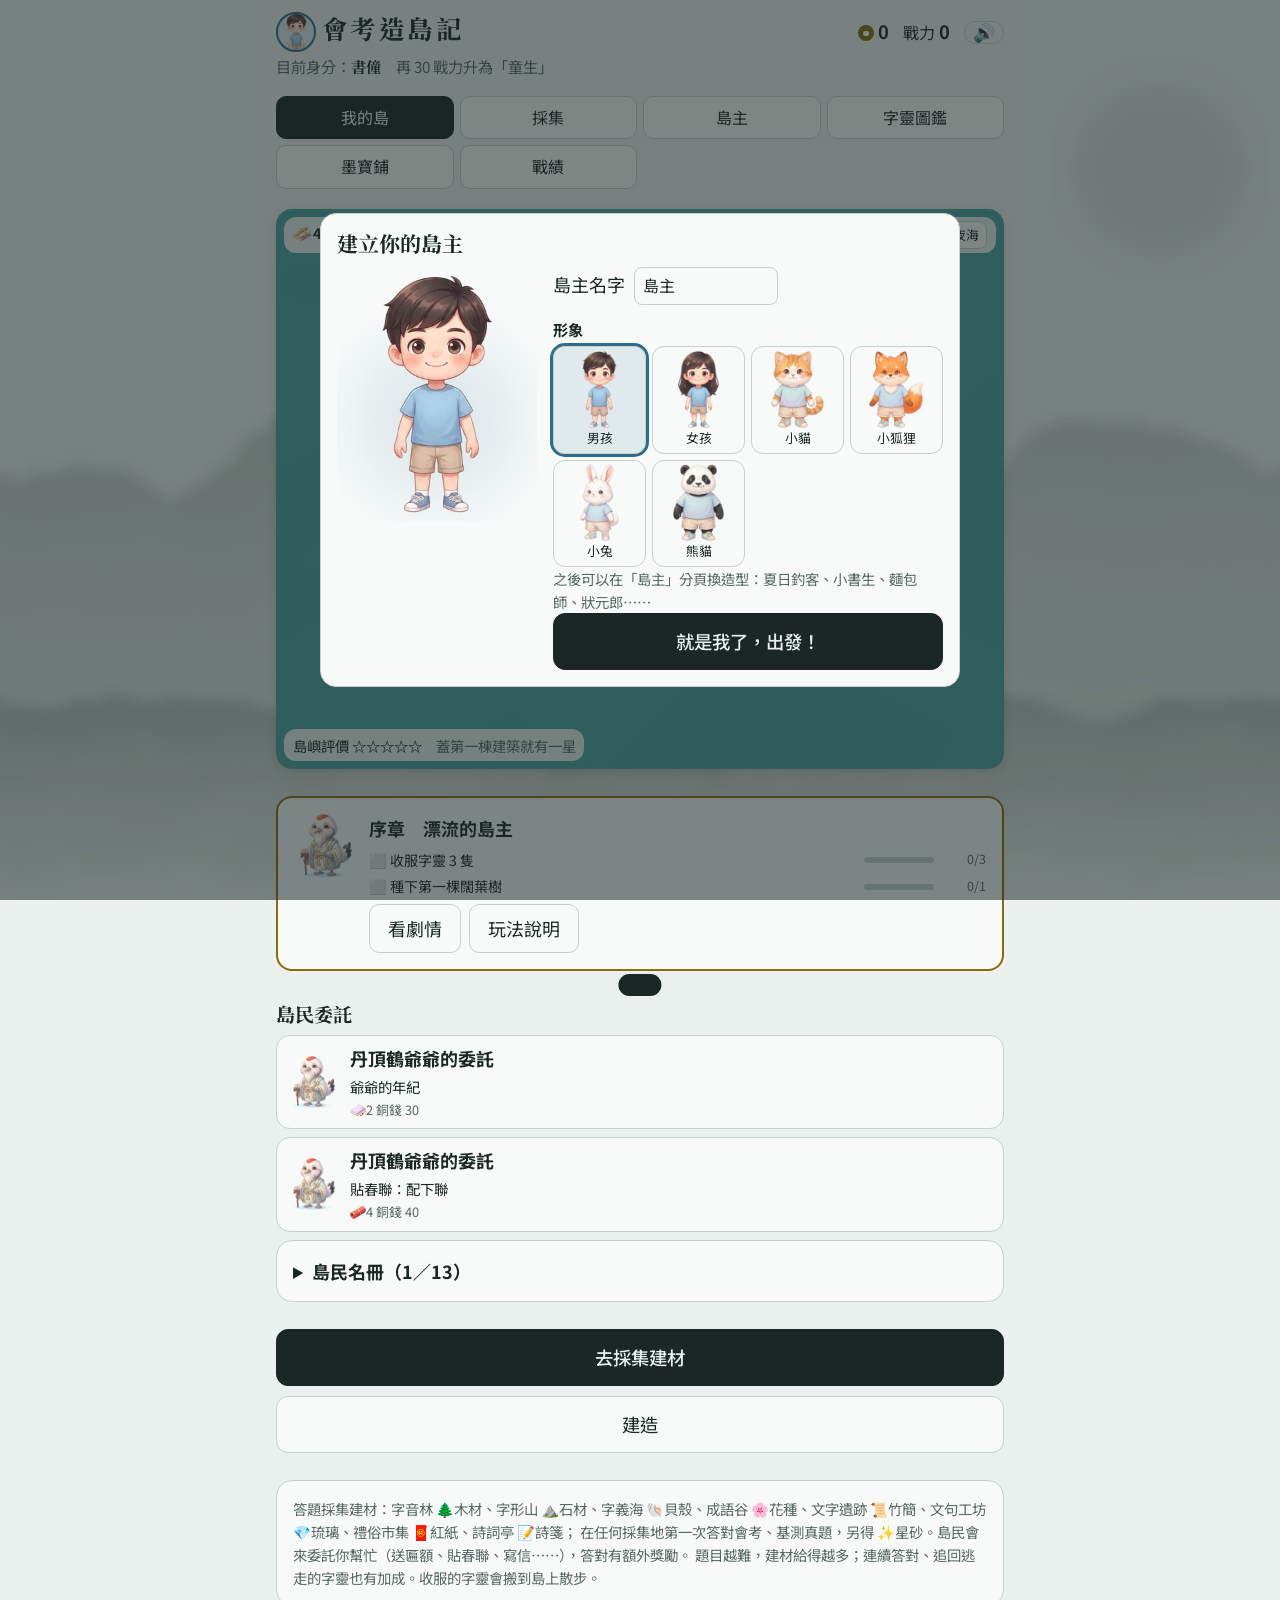
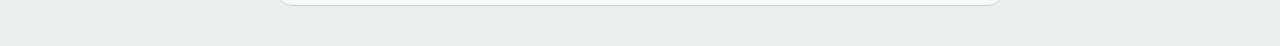
<file: index.html>
<!doctype html>
<html lang="zh-Hant">
<head>
<meta charset="utf-8">
<meta name="viewport" content="width=device-width, initial-scale=1, viewport-fit=cover">
<title>會考造島記</title>
<link rel="preconnect" href="https://fonts.googleapis.com">
<link rel="preconnect" href="https://fonts.gstatic.com" crossorigin>
<link href="https://fonts.googleapis.com/css2?family=Noto+Sans+TC:wght@400;500;700&family=Noto+Serif+TC:wght@600;700;900&display=swap" rel="stylesheet">
<link rel="stylesheet" href="css/style.css?v=22">
</head>
<body>
<header class="top">
  <h1><button class="av-mini" id="av-mini" title="島主衣櫥" onclick="HKGame.go('avatar')"></button>會考造島記</h1>
  <div class="purse">
    <span title="銅錢"><i class="coin"></i><b id="coins">0</b></span>
    <span title="戰力">戰力 <b id="power">0</b></span>
    <button class="ghost music-btn" id="music-btn" onclick="HKMusic.toggle()" title="關閉音樂">🔊</button>
  </div>
</header>
<p class="rank" id="rank"></p>

<nav class="tabs" role="tablist">
  <button data-tab="island" class="cur">我的島</button>
  <button data-tab="hunt">採集</button>
  <button data-tab="avatar">島主</button>
  <button data-tab="dex">字靈圖鑑</button>
  <button data-tab="shop">墨寶鋪</button>
  <button data-tab="me">戰績</button>
</nav>

<main>
  <!-- 人工島 -->
  <section id="v-island" class="view">
    <div class="island-wrap">
      <div id="island-3d"></div>
      <div class="is-top">
        <div class="is-mats" id="is-mats"></div>
        <div class="is-theme" id="is-theme"></div>
      </div>
      <div class="is-rate" id="is-rate"></div>
      <div class="hidden" id="is-panel">
        <p class="small" id="is-hint"></p>
        <div class="pal-cats" id="is-cats"></div>
        <div class="palette" id="is-palette"></div>
      </div>
    </div>
    <div id="is-story"></div>
    <div class="quests" id="is-quests"></div>
    <div class="row is-actions">
      <button class="primary wide" id="is-go">去採集建材</button>
      <button class="wide" id="is-build">建造</button>
    </div>
    <div class="card small muted">
      答題採集建材：字音林 🌲木材、字形山 ⛰️石材、字義海 🐚貝殼、成語谷 🌸花種、文字遺跡 📜竹簡、文句工坊 💎琉璃、禮俗市集 🧧紅紙、詩詞亭 📝詩箋；
      在任何採集地第一次答對會考、基測真題，另得 ✨星砂。島民會來委託你幫忙（送匾額、貼春聯、寫信……），答對有額外獎勵。
      題目越難，建材給得越多；連續答對、追回逃走的字靈也有加成。收服的字靈會搬到島上散步。
    </div>
  </section>

  <!-- 採集：選獵場 -->
  <section id="v-hunt" class="view hidden">
    <img class="hero" src="assets/hero.webp" alt="" onerror="this.remove()">
    
    <div class="card intro">
      <p>每次採集會遇到 <b>10 隻字靈</b>。答對就收服，帶回建材和銅錢；答錯牠就逃走，記進「逃走名單」，之後可以回頭追捕。</p>
      <div class="legend" id="legend"></div>
    </div>
    <h2 class="sec">選採集地</h2>
    <div class="grounds" id="grounds"></div>
    <div class="card filters">
      <label>出題來源
        <select id="f-tier"></select>
      </label>
      <label class="chk"><input type="checkbox" id="f-new" checked> 優先遇見還沒收服的字靈</label>
    </div>
  </section>

  <!-- 遭遇 -->
  <section id="v-enc" class="view hidden">
    <div class="encbar">
      <span id="enc-count"></span>
      <span id="enc-combo" class="combo"></span>
      <button id="enc-quit" class="ghost">結束採集</button>
    </div>
    <div class="spirit-stage" id="stage">
      <div class="ring"></div>
      <div class="spirit-box"><img class="spirit-img hidden" id="sp-img" alt="" onerror="this.classList.add('hidden')"></div>
      <div class="glyph" id="glyph"></div>
      <div class="seal" id="seal">收</div>
      <div class="spirit-meta">
        <span id="sp-rarity" class="r"></span>
        <span id="sp-kind" class="kindtag"></span>
      </div>
    </div>
    <div class="card qcard">
      <div class="qhead"><span class="src" id="q-src"></span><span id="q-multi" class="tag multi hidden">多選</span></div>
      <div class="stem" id="q-stem"></div>
      <div class="opts" id="q-opts"></div>
      <div class="tools" id="q-tools">
        <button id="use-mirror" title="照妖鏡：去掉一個錯誤選項">照妖鏡 ×<b id="n-mirror">0</b></button>
        <button id="use-charm" title="定身符：答錯時字靈不會逃走，可再答一次">定身符 ×<b id="n-charm">0</b></button>
        <button id="q-submit" class="primary hidden">送出</button>
      </div>
      <div id="q-result" class="hidden">
        <p class="verdict" id="q-verdict"></p>
        <div class="exp" id="q-exp"></div>
        <button id="q-next" class="primary wide">下一隻</button>
      </div>
    </div>
  </section>

  <!-- 結算 -->
  <section id="v-sum" class="view hidden">
    <div class="card center">
      <h2>採集結束</h2>
      <p class="big" id="sum-line"></p>
      <div class="sumgrid" id="sum-grid"></div>
      <div id="sum-badges"></div>
      <div class="row">
        <button class="primary wide" id="sum-again">再採集一次</button>
        <button class="wide" id="sum-escaped">追捕逃走的字靈</button>
      </div>
    </div>
    <div id="sum-list" class="review"></div>
  </section>

  <!-- 島主衣櫥 -->
  <section id="v-avatar" class="view hidden">
    <div class="card"><h2 class="sec" style="margin-top:0">島主衣櫥</h2><div id="av-box"></div></div>
  </section>

  <!-- 圖鑑 -->
  <section id="v-dex" class="view hidden">
    <div class="card">
      <div class="dexstat" id="dex-stat"></div>
      <div class="row wrap">
        <select id="d-kind"><option value="">全部類別</option><option>字音</option><option>字形</option><option>字義</option><option>成語</option><option>六書</option><option>字體書法</option><option>標點</option><option>語法</option><option>語病詞語</option><option>應用文</option><option>文化常識</option></select>
        <select id="d-tier"></select>
        <select id="d-show"><option value="all">全部</option><option value="got">已收服</option><option value="esc">逃走名單</option></select>
      </div>
    </div>
    <p class="muted small">集滿同一年的會考或基測真題，就得到該年印記（戰力 +20）。</p>
    <div class="badges" id="badges"></div>
    <div class="dex" id="dex"></div>
  </section>

  <!-- 商店 -->
  <section id="v-shop" class="view hidden">
    <div class="card"><p>用銅錢換道具或升級。道具在答題時使用。</p></div>
    <div class="shop" id="shop"></div>
  </section>

  <!-- 戰績 -->
  <section id="v-me" class="view hidden">
    <div class="card" id="me-card"></div>
    <div class="card">
      <h3>存檔</h3>
      <p class="muted">進度存在這台裝置的瀏覽器裡。換裝置或清除瀏覽資料前，先複製存檔碼。</p>
      <div class="row wrap">
        <button id="save-copy">複製存檔碼</button>
        <button id="save-load">貼上存檔碼還原</button>
        <button id="save-reset" class="danger">全部重來</button>
      </div>
    </div>
    <div class="card muted small" id="credits"></div>
  </section>
</main>

<!-- 劇情對話 -->
<div class="story hidden" id="story">
  <div class="story-box" id="story-box">
    <div class="story-face" id="story-face"></div>
    <div class="story-talk"><b id="story-name"></b><p id="story-text"></p></div>
    <span class="story-next" id="story-next">▼</span>
  </div>
  <button class="story-skip" id="story-skip">跳過 ▶▶</button>
</div>
<!-- Boss 戰 -->
<div class="boss hidden" id="boss">
  <div class="card boss-card">
    <div class="boss-top"><b id="boss-name"></b><span id="boss-hearts"></span><button class="ghost" id="boss-quit">撤退</button></div>
    <div class="boss-img" id="boss-img"></div>
    <div class="boss-hp" id="boss-hp"></div>
    <div class="stem" id="boss-stem"></div>
    <div class="opts" id="boss-opts"></div>
    <div id="boss-exp"></div>
    <button class="primary wide hidden" id="boss-go">下一題</button>
  </div>
</div>
<div class="toast" id="toast"></div>
<div class="modal hidden" id="modal"><div class="card mbody" id="mbody"></div></div>
<script type="importmap">
{ "imports": { "three": "./js/vendor/three/three.module.min.js",
               "three/addons/": "./js/vendor/three/addons/" } }
</script>
<script src="js/music.js?v=2"></script>
<script src="js/avatar.js?v=8"></script>
<script src="js/game.js?v=18"></script>
<script src="js/story.js?v=14"></script>
<script type="module" src="js/island.js?v=14"></script>
</body>
</html>
</file>
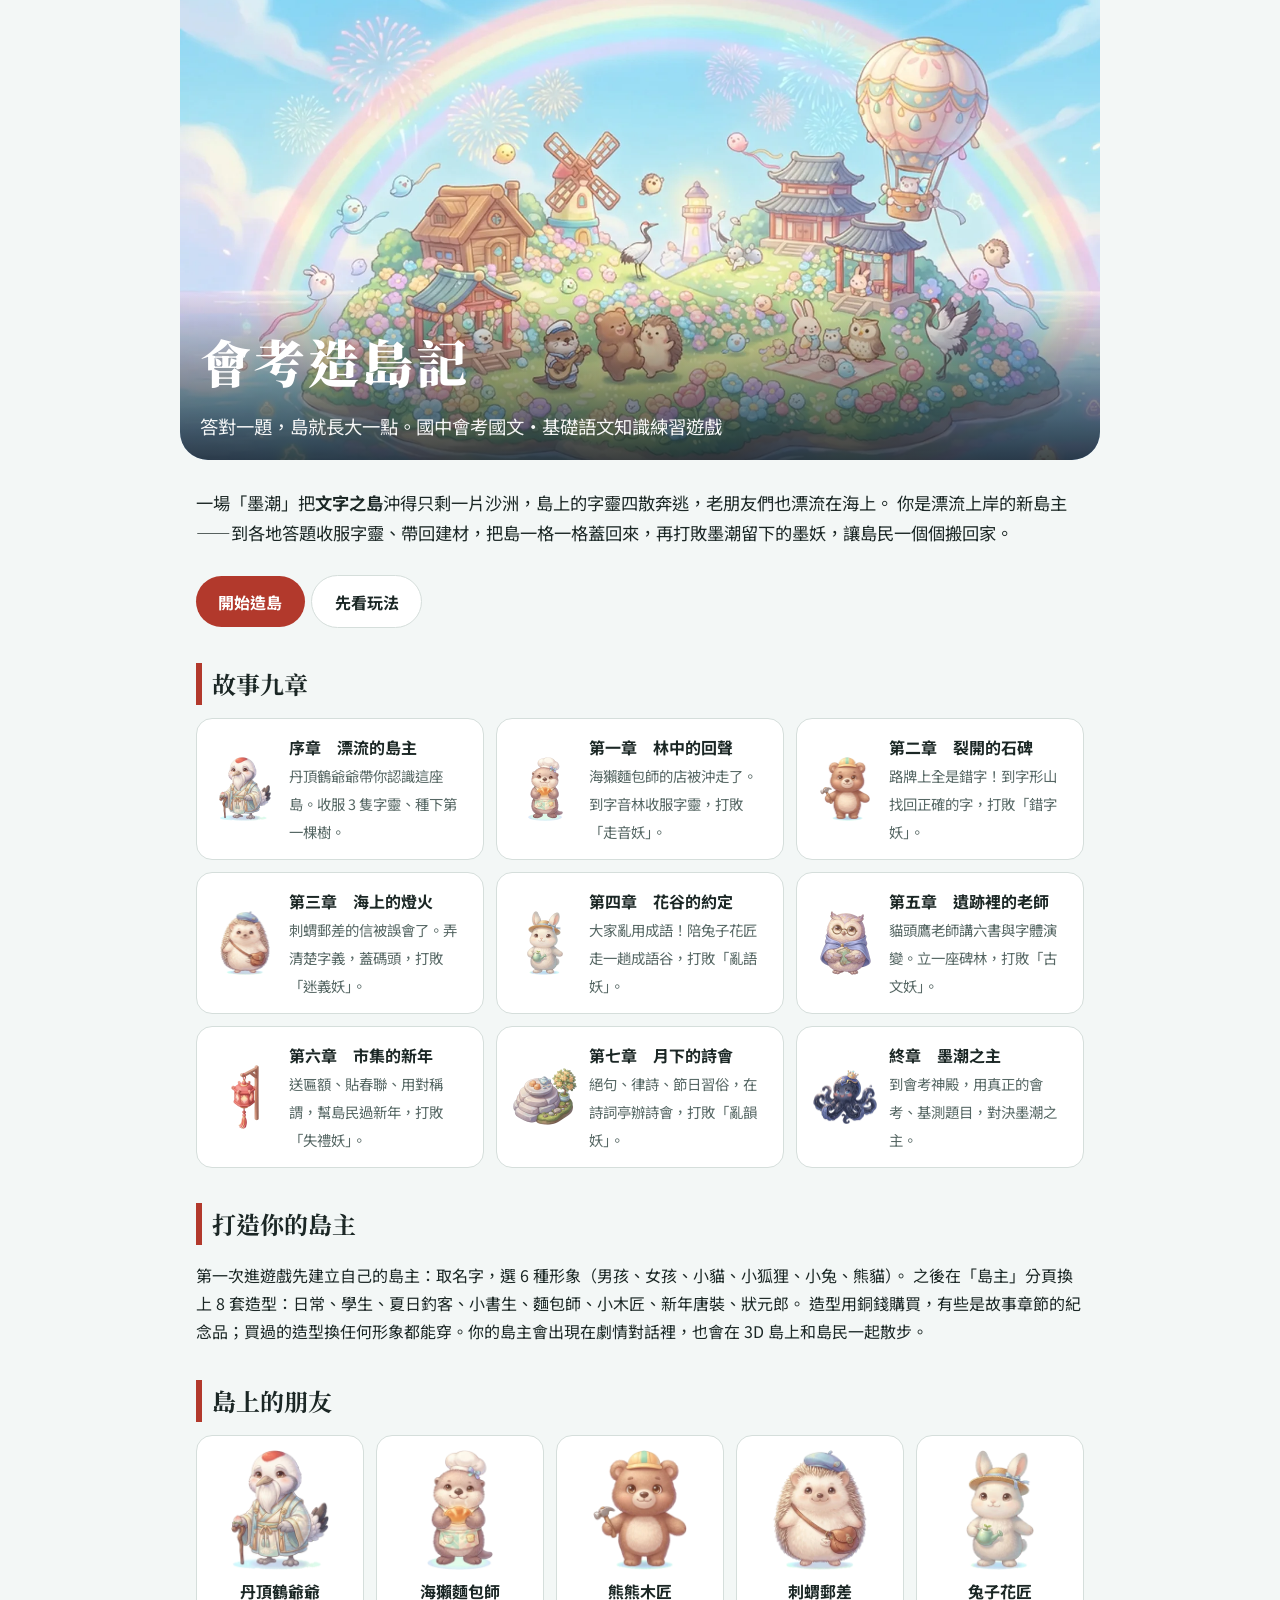
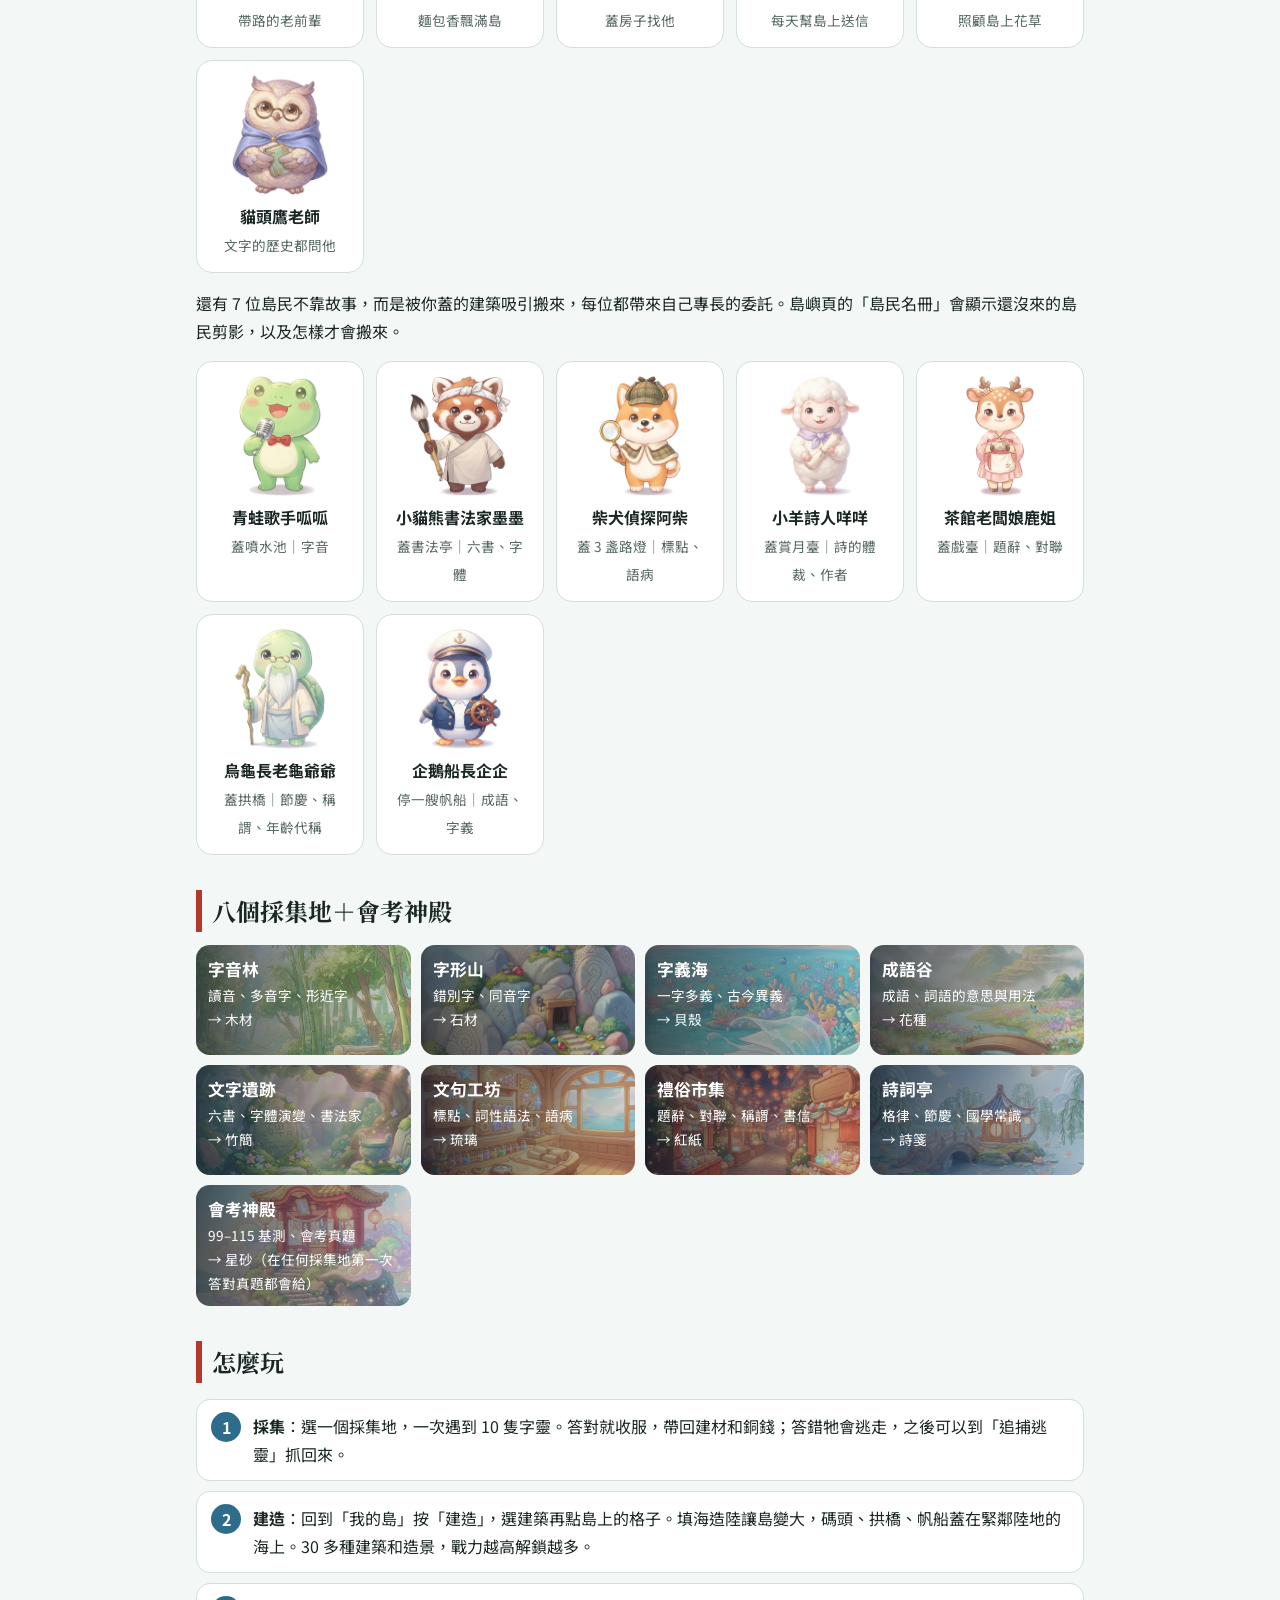
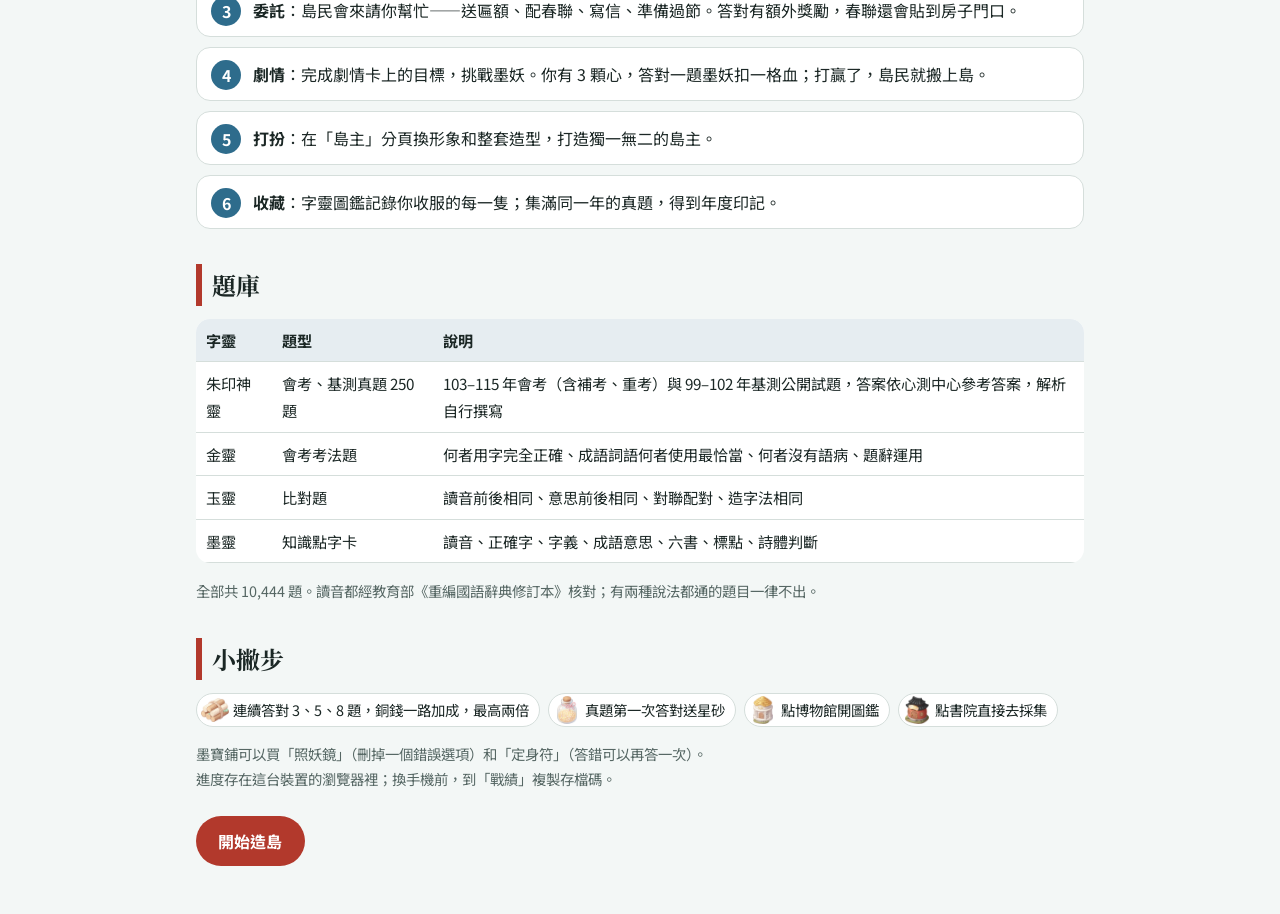
<file: intro.html>
<!doctype html>
<html lang="zh-Hant">
<head>
<meta charset="utf-8">
<meta name="viewport" content="width=device-width, initial-scale=1">
<title>會考造島記・遊戲介紹</title>
<link rel="preconnect" href="https://fonts.googleapis.com">
<link rel="preconnect" href="https://fonts.gstatic.com" crossorigin>
<link href="https://fonts.googleapis.com/css2?family=Noto+Sans+TC:wght@400;500;700&family=Noto+Serif+TC:wght@700;900&display=swap" rel="stylesheet">
<style>
:root{--bg:#F3F7F6; --surface:#FFFFFF; --ink:#1B2725; --muted:#566764; --line:#D5DEDB; --accent:#2E6C8C; --warm:#B2392C; --gold:#8C6A0E}
@media (prefers-color-scheme: dark){:root:not([data-theme="light"]){--bg:#0E1615; --surface:#16201E; --ink:#E3EBE9; --muted:#97A8A4; --line:#2A3835; --accent:#5DA5C9; --warm:#E8705F; --gold:#DDB349}}
:root[data-theme="dark"]{--bg:#0E1615; --surface:#16201E; --ink:#E3EBE9; --muted:#97A8A4; --line:#2A3835; --accent:#5DA5C9; --warm:#E8705F; --gold:#DDB349}
*{box-sizing:border-box}
body{margin:0; background:var(--bg); color:var(--ink); font-family:"Noto Sans TC",system-ui,sans-serif; line-height:1.75}
.wrap{max-width:920px; margin:0 auto; padding:0 16px 48px}
.hero{position:relative; border-radius:0 0 28px 28px; overflow:hidden; margin:0 -16px 28px}
.hero img{display:block; width:100%; aspect-ratio:16/8; object-fit:cover}
.hero .t{position:absolute; inset:auto 0 0 0; padding:24px 20px 18px; background:linear-gradient(transparent, rgba(10,20,30,.78)); color:#fff}
.hero h1{font-family:"Noto Serif TC",serif; font-weight:900; font-size:clamp(2rem,6vw,3.2rem); margin:0; letter-spacing:.06em}
.hero p{margin:.2rem 0 0; font-size:clamp(.95rem,2.6vw,1.15rem); opacity:.95}
h2{font-family:"Noto Serif TC",serif; font-size:1.5rem; margin:2.2rem 0 .8rem; padding-left:.6rem; border-left:6px solid var(--warm)}
.lead{font-size:1.08rem}
.cta{display:inline-block; margin:.6rem .4rem 0 0; padding:.7rem 1.4rem; border-radius:999px; background:var(--warm); color:#fff; text-decoration:none; font-weight:700}
.cta.alt{background:var(--surface); color:var(--ink); border:1px solid var(--line)}
.grid{display:grid; gap:12px; grid-template-columns:repeat(auto-fill,minmax(250px,1fr))}
.card{background:var(--surface); border:1px solid var(--line); border-radius:16px; padding:14px 16px}
.chap{display:flex; gap:12px; align-items:center}
.chap img{width:64px; height:64px; object-fit:contain; flex:none}
.chap b{display:block}
.chap span{font-size:.9rem; color:var(--muted)}
.ppl{display:grid; gap:12px; grid-template-columns:repeat(auto-fill,minmax(140px,1fr)); text-align:center}
.ppl img{width:100%; max-width:120px; aspect-ratio:1; object-fit:contain}
.ppl b{display:block}
.ppl span{font-size:.85rem; color:var(--muted)}
.places{display:grid; gap:10px; grid-template-columns:repeat(auto-fill,minmax(200px,1fr))}
.place{position:relative; border-radius:14px; overflow:hidden; min-height:110px; color:#fff}
.place img{position:absolute; inset:0; width:100%; height:100%; object-fit:cover}
.place div{position:relative; padding:10px 12px; background:linear-gradient(90deg, rgba(10,20,30,.72), rgba(10,20,30,.15)); min-height:110px}
.place b{font-size:1.05rem}
.place span{display:block; font-size:.85rem}
.steps{counter-reset:s; list-style:none; padding:0; display:grid; gap:10px}
.steps li{counter-increment:s; background:var(--surface); border:1px solid var(--line); border-radius:14px; padding:12px 14px 12px 56px; position:relative}
.steps li::before{content:counter(s); position:absolute; left:14px; top:12px; width:30px; height:30px; border-radius:50%; background:var(--accent); color:#fff; display:grid; place-items:center; font-weight:700}
table{width:100%; border-collapse:collapse; background:var(--surface); border-radius:14px; overflow:hidden; font-size:.95rem}
th,td{padding:8px 10px; border-bottom:1px solid var(--line); text-align:left; vertical-align:top}
th{background:color-mix(in srgb, var(--accent) 12%, var(--surface))}
.icons{display:flex; flex-wrap:wrap; gap:8px}
.icons span{display:flex; align-items:center; gap:4px; background:var(--surface); border:1px solid var(--line); border-radius:999px; padding:2px 10px 2px 4px; font-size:.9rem}
.icons img{width:28px; height:28px; object-fit:contain}
.note{color:var(--muted); font-size:.9rem}
.tablewrap{overflow-x:auto}
</style>
</head>
<body>
<div class="wrap">
  <header class="hero">
    <img src="assets/scenes/s_ending.webp" onerror="this.src='assets/hero.webp'" alt="">
    <div class="t"><h1>會考造島記</h1><p>答對一題，島就長大一點。國中會考國文・基礎語文知識練習遊戲</p></div>
  </header>

  <p class="lead">一場「墨潮」把<b>文字之島</b>沖得只剩一片沙洲，島上的字靈四散奔逃，老朋友們也漂流在海上。
  你是漂流上岸的新島主——到各地答題收服字靈、帶回建材，把島一格一格蓋回來，再打敗墨潮留下的墨妖，讓島民一個個搬回家。</p>
  <a class="cta" href="./">開始造島</a><a class="cta alt" href="#how">先看玩法</a>

  <h2>故事九章</h2>
  <div class="grid">
    <div class="card chap"><img src="assets/npc/crane.webp" alt=""><div><b>序章　漂流的島主</b><span>丹頂鶴爺爺帶你認識這座島。收服 3 隻字靈、種下第一棵樹。</span></div></div>
    <div class="card chap"><img src="assets/npc/otter.webp" alt=""><div><b>第一章　林中的回聲</b><span>海獺麵包師的店被沖走了。到字音林收服字靈，打敗「走音妖」。</span></div></div>
    <div class="card chap"><img src="assets/npc/bear.webp" alt=""><div><b>第二章　裂開的石碑</b><span>路牌上全是錯字！到字形山找回正確的字，打敗「錯字妖」。</span></div></div>
    <div class="card chap"><img src="assets/npc/hedgehog.webp" alt=""><div><b>第三章　海上的燈火</b><span>刺蝟郵差的信被誤會了。弄清楚字義，蓋碼頭，打敗「迷義妖」。</span></div></div>
    <div class="card chap"><img src="assets/npc/rabbit.webp" alt=""><div><b>第四章　花谷的約定</b><span>大家亂用成語！陪兔子花匠走一趟成語谷，打敗「亂語妖」。</span></div></div>
    <div class="card chap"><img src="assets/npc/owl.webp" alt=""><div><b>第五章　遺跡裡的老師</b><span>貓頭鷹老師講六書與字體演變。立一座碑林，打敗「古文妖」。</span></div></div>
    <div class="card chap"><img src="assets/icons/b_lantern.webp" alt=""><div><b>第六章　市集的新年</b><span>送匾額、貼春聯、用對稱謂，幫島民過新年，打敗「失禮妖」。</span></div></div>
    <div class="card chap"><img src="assets/icons/b_moon.webp" alt=""><div><b>第七章　月下的詩會</b><span>絕句、律詩、節日習俗，在詩詞亭辦詩會，打敗「亂韻妖」。</span></div></div>
    <div class="card chap"><img src="assets/boss/b8.webp" onerror="this.src='assets/icons/b_lighthouse.webp'" alt=""><div><b>終章　墨潮之主</b><span>到會考神殿，用真正的會考、基測題目，對決墨潮之主。</span></div></div>
  </div>

  <h2>打造你的島主</h2>
  <p>第一次進遊戲先建立自己的島主：取名字，選 6 種形象（男孩、女孩、小貓、小狐狸、小兔、熊貓）。
  之後在「島主」分頁換上 8 套造型：日常、學生、夏日釣客、小書生、麵包師、小木匠、新年唐裝、狀元郎。
  造型用銅錢購買，有些是故事章節的紀念品；買過的造型換任何形象都能穿。你的島主會出現在劇情對話裡，也會在 3D 島上和島民一起散步。</p>

  <h2>島上的朋友</h2>
  <div class="ppl">
    <div class="card"><img src="assets/npc/crane.webp" alt=""><b>丹頂鶴爺爺</b><span>帶路的老前輩</span></div>
    <div class="card"><img src="assets/npc/otter.webp" alt=""><b>海獺麵包師</b><span>麵包香飄滿島</span></div>
    <div class="card"><img src="assets/npc/bear.webp" alt=""><b>熊熊木匠</b><span>蓋房子找他</span></div>
    <div class="card"><img src="assets/npc/hedgehog.webp" alt=""><b>刺蝟郵差</b><span>每天幫島上送信</span></div>
    <div class="card"><img src="assets/npc/rabbit.webp" alt=""><b>兔子花匠</b><span>照顧島上花草</span></div>
    <div class="card"><img src="assets/npc/owl.webp" alt=""><b>貓頭鷹老師</b><span>文字的歷史都問他</span></div>
  </div>
  <p>還有 7 位島民不靠故事，而是被你蓋的建築吸引搬來，每位都帶來自己專長的委託。島嶼頁的「島民名冊」會顯示還沒來的島民剪影，以及怎樣才會搬來。</p>
  <div class="ppl">
    <div class="card"><img src="assets/npc/frog.webp" alt=""><b>青蛙歌手呱呱</b><span>蓋噴水池｜字音</span></div>
    <div class="card"><img src="assets/npc/redpanda.webp" alt=""><b>小貓熊書法家墨墨</b><span>蓋書法亭｜六書、字體</span></div>
    <div class="card"><img src="assets/npc/shiba.webp" alt=""><b>柴犬偵探阿柴</b><span>蓋 3 盞路燈｜標點、語病</span></div>
    <div class="card"><img src="assets/npc/sheep.webp" alt=""><b>小羊詩人咩咩</b><span>蓋賞月臺｜詩的體裁、作者</span></div>
    <div class="card"><img src="assets/npc/deer.webp" alt=""><b>茶館老闆娘鹿姐</b><span>蓋戲臺｜題辭、對聯</span></div>
    <div class="card"><img src="assets/npc/turtle.webp" alt=""><b>烏龜長老龜爺爺</b><span>蓋拱橋｜節慶、稱謂、年齡代稱</span></div>
    <div class="card"><img src="assets/npc/penguin.webp" alt=""><b>企鵝船長企企</b><span>停一艘帆船｜成語、字義</span></div>
  </div>

  <h2>八個採集地＋會考神殿</h2>
  <div class="places">
    <div class="place"><img src="assets/grounds/sound.webp" alt=""><div><b>字音林</b><span>讀音、多音字、形近字</span><span>→ 木材</span></div></div>
    <div class="place"><img src="assets/grounds/form.webp" alt=""><div><b>字形山</b><span>錯別字、同音字</span><span>→ 石材</span></div></div>
    <div class="place"><img src="assets/grounds/meaning.webp" alt=""><div><b>字義海</b><span>一字多義、古今異義</span><span>→ 貝殼</span></div></div>
    <div class="place"><img src="assets/grounds/idiom.webp" alt=""><div><b>成語谷</b><span>成語、詞語的意思與用法</span><span>→ 花種</span></div></div>
    <div class="place"><img src="assets/grounds/ruins.webp" alt=""><div><b>文字遺跡</b><span>六書、字體演變、書法家</span><span>→ 竹簡</span></div></div>
    <div class="place"><img src="assets/grounds/workshop.webp" alt=""><div><b>文句工坊</b><span>標點、詞性語法、語病</span><span>→ 琉璃</span></div></div>
    <div class="place"><img src="assets/grounds/market.webp" alt=""><div><b>禮俗市集</b><span>題辭、對聯、稱謂、書信</span><span>→ 紅紙</span></div></div>
    <div class="place"><img src="assets/grounds/pavilion.webp" alt=""><div><b>詩詞亭</b><span>格律、節慶、國學常識</span><span>→ 詩箋</span></div></div>
    <div class="place"><img src="assets/grounds/temple.webp" alt=""><div><b>會考神殿</b><span>99–115 基測、會考真題</span><span>→ 星砂（在任何採集地第一次答對真題都會給）</span></div></div>
  </div>

  <h2 id="how">怎麼玩</h2>
  <ol class="steps">
    <li><b>採集</b>：選一個採集地，一次遇到 10 隻字靈。答對就收服，帶回建材和銅錢；答錯牠會逃走，之後可以到「追捕逃靈」抓回來。</li>
    <li><b>建造</b>：回到「我的島」按「建造」，選建築再點島上的格子。填海造陸讓島變大，碼頭、拱橋、帆船蓋在緊鄰陸地的海上。30 多種建築和造景，戰力越高解鎖越多。</li>
    <li><b>委託</b>：島民會來請你幫忙——送匾額、配春聯、寫信、準備過節。答對有額外獎勵，春聯還會貼到房子門口。</li>
    <li><b>劇情</b>：完成劇情卡上的目標，挑戰墨妖。你有 3 顆心，答對一題墨妖扣一格血；打贏了，島民就搬上島。</li>
    <li><b>打扮</b>：在「島主」分頁換形象和整套造型，打造獨一無二的島主。</li>
    <li><b>收藏</b>：字靈圖鑑記錄你收服的每一隻；集滿同一年的真題，得到年度印記。</li>
  </ol>

  <h2>題庫</h2>
  <div class="tablewrap"><table>
    <tr><th>字靈</th><th>題型</th><th>說明</th></tr>
    <tr><td>朱印神靈</td><td>會考、基測真題 250 題</td><td>103–115 年會考（含補考、重考）與 99–102 年基測公開試題，答案依心測中心參考答案，解析自行撰寫</td></tr>
    <tr><td>金靈</td><td>會考考法題</td><td>何者用字完全正確、成語詞語何者使用最恰當、何者沒有語病、題辭運用</td></tr>
    <tr><td>玉靈</td><td>比對題</td><td>讀音前後相同、意思前後相同、對聯配對、造字法相同</td></tr>
    <tr><td>墨靈</td><td>知識點字卡</td><td>讀音、正確字、字義、成語意思、六書、標點、詩體判斷</td></tr>
  </table></div>
  <p class="note">全部共 10,444 題。讀音都經教育部《重編國語辭典修訂本》核對；有兩種說法都通的題目一律不出。</p>

  <h2>小撇步</h2>
  <div class="icons">
    <span><img src="assets/icons/m_wood.webp" alt="">連續答對 3、5、8 題，銅錢一路加成，最高兩倍</span>
    <span><img src="assets/icons/m_star.webp" alt="">真題第一次答對送星砂</span>
    <span><img src="assets/icons/b_museum.webp" alt="">點博物館開圖鑑</span>
    <span><img src="assets/icons/b_academy.webp" alt="">點書院直接去採集</span>
  </div>
  <p class="note">墨寶鋪可以買「照妖鏡」（刪掉一個錯誤選項）和「定身符」（答錯可以再答一次）。<br>
  進度存在這台裝置的瀏覽器裡；換手機前，到「戰績」複製存檔碼。</p>
  <a class="cta" href="./">開始造島</a>
</div>
</body>
</html>
</file>
<file: css/style.css>
/* 形音義抓寶：沿用滄浪闖關的水墨配色與字型 */
:root{
  --bg:#EAF0EE; --surface:#F8FAF9; --ink:#1B2725; --muted:#566764; --line:#C6D1CD;
  --river:#2E6C8C; --frost:#DBE5E9;
  --good:#2A774B; --bad:#AE4337; --gold:#8C6A0E; --warn:#9A5B12;
  --r1:#566764; --r2:#2E6C8C; --r3:#8C6A0E; --r4:#B2392C;
  --display:"Noto Serif TC","Songti TC","PMingLiU",serif;
  --body:"Noto Sans TC","PingFang TC","Microsoft JhengHei",sans-serif;
  --inkop:1;
}
@media (prefers-color-scheme: dark){
  :root:not([data-theme="light"]){
    --bg:#0E1615; --surface:#16201E; --ink:#E3EBE9; --muted:#97A8A4; --line:#2A3835;
    --river:#5DA5C9; --frost:#1A272B; --good:#67C08A; --bad:#E07A6C; --gold:#DDB349; --warn:#E0A05A;
    --r1:#97A8A4; --r2:#5DA5C9; --r3:#DDB349; --r4:#E8705F;
    --inkop:.25; color-scheme:dark;
  }
}
:root[data-theme="dark"]{
  --bg:#0E1615; --surface:#16201E; --ink:#E3EBE9; --muted:#97A8A4; --line:#2A3835;
  --river:#5DA5C9; --frost:#1A272B; --good:#67C08A; --bad:#E07A6C; --gold:#DDB349; --warn:#E0A05A;
  --r1:#97A8A4; --r2:#5DA5C9; --r3:#DDB349; --r4:#E8705F;
  --inkop:.25; color-scheme:dark;
}
*{box-sizing:border-box}
html{min-height:100%}
body{
  margin:0 auto; max-width:760px; min-height:100vh; background:var(--bg); color:var(--ink);
  font-family:var(--body); font-size:18px; line-height:1.6;
  padding-left:max(16px, env(safe-area-inset-left, 0px)); padding-right:max(16px, env(safe-area-inset-right, 0px));
  padding-block:12px 40px; position:relative;
}
body::before{content:""; position:fixed; inset:0; background:url("../assets/bg-ink.svg") center bottom/cover no-repeat; opacity:var(--inkop); pointer-events:none; z-index:-1}
button{font:inherit; color:var(--ink); background:var(--surface); border:1px solid var(--line); border-radius:10px; padding:.5em 1em; cursor:pointer; touch-action:manipulation}
button:hover:not([disabled]){border-color:var(--ink)}
button:focus-visible, select:focus-visible, input:focus-visible{outline:3px solid var(--river); outline-offset:2px}
button[disabled]{opacity:.45; cursor:not-allowed}
.primary{background:var(--ink); color:var(--bg); border-color:var(--ink); font-weight:500}
.danger{color:var(--bad); border-color:var(--bad)}
.ghost{background:transparent; font-size:.9rem; padding:.3em .8em}
select, input{font:inherit; padding:.4em .6em; border-radius:8px; border:1px solid var(--line); background:var(--surface); color:var(--ink); max-width:100%}
h1,h2,h3{font-family:var(--display); font-weight:700; margin:0; line-height:1.3}
.muted{color:var(--muted)} .small{font-size:.9rem} .center{text-align:center}
.hidden{display:none !important}
.card{background:var(--surface); border:1px solid var(--line); border-radius:16px; padding:16px; display:grid; gap:10px}
.card p{margin:0}
.row{display:grid; gap:10px} .row.wrap{display:flex; flex-wrap:wrap; gap:8px}
.wide{width:100%; font-size:1.15rem; padding:.7em 1em; border-radius:12px}
.big{font-family:var(--display); font-weight:700; font-size:1.35rem; margin:0}
main{display:flex; flex-direction:column; gap:14px}
.view{display:flex; flex-direction:column; gap:14px}
.sec{font-size:1.2rem; margin-top:4px}

/* 頂列 */
.top{display:flex; justify-content:space-between; align-items:center; gap:12px; flex-wrap:wrap}
.top h1{font-size:1.6rem; letter-spacing:.1em}
.purse{display:flex; gap:14px; font-size:1rem; align-items:center}
.purse b{font-variant-numeric:tabular-nums; font-size:1.15rem}
.coin{display:inline-block; width:1em; height:1em; border-radius:50%; background:var(--gold); vertical-align:-.12em; margin-right:4px; position:relative}
.coin::after{content:""; position:absolute; inset:32%; background:var(--surface); border-radius:2px}
.rank{margin:2px 0 10px; color:var(--muted); font-size:.95rem}
.rank b{color:var(--ink); font-family:var(--display)}
.tabs{display:grid; grid-template-columns:repeat(4, minmax(0,1fr)); gap:6px; margin-bottom:14px; position:sticky; top:0; z-index:5; background:var(--bg); padding:6px 0}
.tabs button{padding:.5em .2em; font-size:1rem; border-radius:10px}
.tabs button.cur{background:var(--ink); color:var(--bg); border-color:var(--ink)}

/* 稀有度 */
.r{display:inline-block; font-size:.85rem; font-weight:700; padding:.1em .7em; border-radius:999px; color:#fff; white-space:nowrap}
.r1{background:var(--r1)} .r2{background:var(--r2)} .r3{background:var(--r3)} .r4{background:var(--r4)}
.legend{display:flex; flex-wrap:wrap; gap:6px}
.kindtag{font-size:.85rem; border:1px solid var(--line); border-radius:999px; padding:.05em .7em; background:var(--surface)}

/* 獵場 */
.grounds{display:grid; grid-template-columns:repeat(2, minmax(0,1fr)); gap:10px}
.ground{display:grid; gap:4px; text-align:left; padding:14px; border-radius:14px; border-width:2px; min-width:0; min-height:120px;
  background-color:var(--surface); background-size:cover; background-position:center}
.ground .gname{font-family:var(--display); font-weight:700; font-size:1.25rem}
.ground .gdesc{color:var(--muted); font-size:.88rem; line-height:1.45}
.ground .gnum{font-size:.85rem; color:var(--muted)}
.ground.g-音{border-color:var(--river)} .ground.g-形{border-color:var(--good)} .ground.g-義{border-color:var(--gold)} .ground.g-成{border-color:var(--r2)}
.ground.g-殿{border-color:var(--r4)} .ground.g-亂{border-color:var(--ink)} .ground.g-逃{border-color:var(--bad)}
.filters label{display:grid; gap:4px; font-size:.95rem}
.filters .chk{display:flex; gap:8px; align-items:center}
.chk input{width:1.2em; height:1.2em}

/* 遭遇 */
.encbar{display:flex; justify-content:space-between; align-items:center; gap:8px}
.combo{font-weight:700; color:var(--gold)}
.spirit-stage{position:relative; height:230px; display:grid; place-items:center; border-radius:18px; overflow:hidden;
  background:radial-gradient(circle at 50% 55%, color-mix(in srgb, var(--rc, var(--r1)) 18%, var(--surface)) 0%, var(--surface) 70%);
  border:1px solid var(--line)}
.spirit-stage .ring{position:absolute; width:150px; height:150px; border-radius:50%;
  border:7px solid var(--rc, var(--r1)); border-right-color:transparent; opacity:.55; transform:rotate(-30deg);
  animation:spin 9s linear infinite}
.spirit-box{position:absolute; inset:0; display:flex; justify-content:center; align-items:flex-end; padding-bottom:3%; pointer-events:none}
.spirit-img{height:90%; width:auto; max-width:92%; object-fit:contain; animation:float 3s ease-in-out infinite}
.spirit-stage:has(.spirit-img:not(.hidden)) .ring{display:none}
.spirit-stage:has(.spirit-img:not(.hidden)) .glyph{position:absolute; right:12px; bottom:12px; font-size:48px; padding:6px 10px;
  background:color-mix(in srgb, var(--surface) 88%, transparent); border:2px solid var(--rc); border-radius:12px; animation:none}
.spirit-stage:has(.spirit-img:not(.hidden)) .glyph.zy{font-size:26px}
.spirit-stage.fled .spirit-img{animation:flee .9s ease-in forwards}
.hero{width:100%; aspect-ratio:16/9; object-fit:cover; border-radius:16px; border:1px solid var(--line)}
.glyph{position:relative; font-family:var(--display); font-weight:900; font-size:88px; line-height:1; color:var(--rc, var(--ink));
  animation:float 3s ease-in-out infinite; text-shadow:0 3px 0 color-mix(in srgb, var(--rc) 25%, transparent)}
.glyph.zy{font-size:44px; letter-spacing:.05em}
.spirit-meta{position:absolute; left:10px; top:10px; display:flex; gap:6px}
.seal{position:absolute; right:22%; top:30%; width:72px; height:72px; display:grid; place-items:center; font-family:var(--display);
  font-weight:900; font-size:44px; color:#fff; background:var(--r4); border-radius:12px; transform:rotate(-12deg) scale(0); opacity:0}
.spirit-stage.caught .seal{animation:stamp .55s cubic-bezier(.2,1.6,.4,1) forwards}
.spirit-stage.fled .glyph{animation:flee .9s ease-in forwards}
.spirit-stage.fled .ring{animation:none; opacity:.15}
@keyframes spin{to{transform:rotate(330deg)}}
@keyframes float{0%,100%{transform:translateY(0)}50%{transform:translateY(-8px)}}
@keyframes stamp{0%{transform:rotate(-12deg) scale(2.4); opacity:0}100%{transform:rotate(-12deg) scale(1); opacity:.92}}
@keyframes flee{to{transform:translate(160px,-70px) scale(.3); opacity:0}}
@media (prefers-reduced-motion: reduce){ .ring,.glyph{animation:none !important} }

.qhead{display:flex; flex-wrap:wrap; gap:6px 10px; align-items:center}
.src{color:var(--muted); font-size:.9rem}
.tag{display:inline-block; font-size:.85rem; font-weight:700; padding:.1em .7em; border-radius:999px; color:#fff}
.tag.multi{background:var(--bad)}
.stem{font-size:1.15rem; font-weight:500; line-height:1.65; overflow-wrap:anywhere}
.opts{display:grid; gap:10px}
.opt{display:flex; gap:12px; align-items:flex-start; text-align:left; padding:13px 14px; border-radius:12px; border-width:2px;
  font-size:1.1rem; line-height:1.5; min-height:54px; overflow-wrap:anywhere}
.opt .k{font-weight:700; color:var(--muted); min-width:1.3em}
.opt.sel{border-color:var(--river); background:color-mix(in srgb, var(--river) 14%, var(--surface))}
.opt.right{border-color:var(--good); background:color-mix(in srgb, var(--good) 14%, var(--surface))}
.opt.wrong{border-color:var(--bad); background:color-mix(in srgb, var(--bad) 12%, var(--surface))}
.opt.gone{opacity:.3; text-decoration:line-through}
.opt[disabled]{opacity:1; cursor:default}
.opt.gone[disabled]{opacity:.3}
u{text-decoration-thickness:2px; text-underline-offset:3px}
.tools{display:flex; flex-wrap:wrap; gap:8px; align-items:center}
.tools button{font-size:.95rem}
.tools #q-submit{margin-left:auto}
.verdict{font-family:var(--display); font-weight:700; font-size:1.4rem; margin:4px 0}
.verdict.ok{color:var(--good)} .verdict.no{color:var(--bad)} .verdict.part{color:var(--gold)}
.exp{background:var(--frost); border-radius:10px; padding:12px 14px; line-height:1.65; font-size:1rem; overflow-wrap:anywhere}
#q-result{display:grid; gap:10px}

/* 結算 */
.sumgrid{display:grid; grid-template-columns:repeat(3, minmax(0,1fr)); gap:8px}
.sumgrid div{background:var(--frost); border-radius:10px; padding:8px}
.sumgrid b{display:block; font-family:var(--display); font-size:1.5rem}
.review{display:grid; gap:10px}
.mini{display:grid; grid-template-columns:auto minmax(0,1fr); gap:10px; align-items:center; padding:10px 12px}
.mini .mg{font-family:var(--display); font-weight:900; font-size:1.8rem; width:48px; text-align:center; color:var(--rc)}
.mini .mt{min-width:0; font-size:.95rem}
.mini .mt .s{display:block; overflow:hidden; text-overflow:ellipsis; white-space:nowrap}

/* 圖鑑 */
.dexstat{display:grid; grid-template-columns:repeat(4, minmax(0,1fr)); gap:6px; text-align:center; font-size:.85rem}
.dexstat b{display:block; font-size:1.1rem; font-family:var(--display)}
.dex{display:grid; grid-template-columns:repeat(auto-fill, minmax(76px, 1fr)); gap:8px}
.cell{aspect-ratio:1; display:grid; place-items:center; border-radius:12px; border:2px solid var(--line); background:var(--surface);
  font-family:var(--display); font-weight:900; font-size:1.9rem; position:relative; padding:0; color:var(--rc)}
.cell.zy{font-size:.95rem}
.cell.no{color:var(--line); border-style:dashed}
.cell.esc{border-color:var(--bad); border-style:dashed; color:var(--bad)}
.cell .cap{position:absolute; bottom:3px; left:0; right:0; font-family:var(--body); font-weight:500; font-size:.62rem; color:var(--muted); text-align:center; white-space:nowrap; overflow:hidden}
.cell .st{position:absolute; top:2px; right:5px; font-size:.65rem; color:var(--gold); font-family:var(--body)}
.badges{display:flex; flex-wrap:wrap; gap:6px; max-height:7.6em; overflow:auto}
.badges:empty{display:none}
.badge{font-size:.8rem; padding:.1em .6em; border-radius:8px; border:1px solid var(--r4); color:var(--r4); background:var(--surface)}
.badge.off{border-color:var(--line); color:var(--muted); border-style:dashed}

/* 商店 */
.shop{display:grid; gap:10px}
.item{display:grid; grid-template-columns:minmax(0,1fr) auto; gap:4px 12px; align-items:center}
.item h3{font-size:1.15rem}
.item p{grid-column:1; color:var(--muted); font-size:.92rem}
.item button{grid-row:1 / span 2; grid-column:2; white-space:nowrap}

/* 戰績 */
.bars{display:grid; gap:8px}
.bar{display:grid; grid-template-columns:3.5em minmax(0,1fr) 5.5em; gap:8px; align-items:center; font-size:.95rem}
.track{height:14px; border-radius:7px; background:var(--line); overflow:hidden}
.fill{height:100%; background:var(--good); border-radius:7px}

.toast{position:fixed; left:50%; bottom:24px; transform:translateX(-50%) translateY(120px); background:var(--ink); color:var(--bg);
  padding:.6em 1.2em; border-radius:999px; font-weight:500; transition:transform .3s; z-index:20; max-width:calc(100% - 32px); text-align:center}
.toast.on{transform:translateX(-50%) translateY(0)}
.modal{position:fixed; inset:0; background:color-mix(in srgb, var(--ink) 55%, transparent); display:grid; place-items:center; padding:16px; z-index:30}
.mbody{max-width:640px; width:100%; max-height:85vh; overflow:auto}
@media (max-width:420px){
  body{font-size:17px}
  .glyph{font-size:72px}
  .grounds{grid-template-columns:minmax(0,1fr)}
  .dexstat{grid-template-columns:repeat(2, minmax(0,1fr))}
}

/* ---------- 人工島 ---------- */
.island-wrap{position:relative; border-radius:16px; overflow:hidden; box-shadow:0 2px 10px rgba(0,0,0,.12); margin-bottom:.8rem}
#island-3d{height:min(64vh,560px); min-height:320px; touch-action:none}
#island-3d canvas{display:block; width:100%; height:100%}
.is-top{position:absolute; top:8px; left:8px; right:8px; display:flex; justify-content:space-between; gap:6px; flex-wrap:wrap; pointer-events:none}
.is-mats,.is-theme,.is-rate{pointer-events:auto; background:color-mix(in srgb, var(--surface) 88%, transparent); border-radius:12px; padding:.3em .6em; font-size:.9rem}
.is-mats{display:flex; gap:.7em; flex-wrap:wrap}
.is-mats b{margin-left:.15em}
.is-theme{display:flex; gap:4px}
.is-theme button{font-size:.8rem; padding:.2em .6em; border-radius:8px}
.is-theme button.cur{background:var(--ink); color:var(--surface)}
.is-rate{position:absolute; left:8px; bottom:8px}
.is-actions{margin-bottom:.8rem}
#is-panel{position:absolute; left:0; right:0; bottom:0; padding:.5rem; background:color-mix(in srgb, var(--surface) 90%, transparent); border-top:1px solid var(--line)}
#is-panel p{margin:0 0 .4rem}
#is-panel:not(.hidden) ~ .is-rate, .island-wrap:has(#is-panel:not(.hidden)) .is-rate{display:none}
.palette{display:grid; align-items:start; grid-auto-flow:column; grid-auto-columns:112px; gap:8px; overflow-x:auto; padding-bottom:4px}
.pal{display:flex; flex-direction:column; align-items:flex-start; gap:2px; padding:.5em .6em; border-radius:10px; text-align:left}
.pal span{font-size:.8rem; color:var(--muted)}
.pal.cur{outline:3px solid var(--r2); background:color-mix(in srgb, var(--r2) 12%, var(--surface))}
.pal.poor b{opacity:.55}
.pal.locked{opacity:.45}
.pal.tool{border-style:dashed}

.ico{width:1.25em; height:1.25em; vertical-align:-.25em; object-fit:contain}
.pal .pic{width:48px; height:48px; object-fit:contain; align-self:center}

/* 手機：島上的浮動列縮小，讓出畫面 */
@media (max-width: 560px) {
  #island-3d{height:72vh}
  .is-top{top:6px; left:6px; right:6px; gap:4px}
  .is-mats{font-size:.78rem; gap:.45em; padding:.2em .45em}
  .is-mats .ico{width:1.1em; height:1.1em}
  .is-theme{padding:.15em .25em}
  .is-theme button{font-size:.7rem; padding:.15em .4em}
  .is-rate{font-size:.78rem; padding:.2em .45em}
  #is-panel{padding:.35rem}
  #is-hint{display:none}
  .palette{grid-auto-columns:78px; gap:6px}
  .pal{padding:.35em .4em}
  .pal b{font-size:.8rem}
  .pal span{font-size:.7rem}
  .pal .pic{width:34px; height:34px}
}

/* 建造工具列分類 */
.pal-cats{display:flex; gap:4px; overflow-x:auto; margin-bottom:.4rem}
.pal-cats button{font-size:.8rem; padding:.2em .7em; border-radius:999px; white-space:nowrap}
.pal-cats button.cur{background:var(--ink); color:var(--surface)}
/* 島民委託 */
.quests{display:grid; gap:8px; margin-bottom:.8rem}
.quest{display:flex; gap:.6rem; align-items:center; text-align:left; padding:.5rem .7rem; border-radius:14px}
.quest > span{display:flex; flex-direction:column; gap:2px}
.qtitle{font-size:.9rem}
.qrew{font-size:.8rem; color:var(--muted)}
.qnpc{width:52px; height:52px; object-fit:contain; flex:none}
.qnpc.emo{font-size:38px; line-height:52px; text-align:center}
.qnpc.big{width:84px; height:84px}
.qnpc.big.emo{font-size:60px; line-height:84px}
.qhost{display:flex; gap:.8rem; align-items:center; margin-bottom:.6rem}
.qhost p{margin:.2rem 0 0}

/* ---------- 故事 ---------- */
.story-card{display:flex; gap:.7rem; align-items:flex-start; margin-bottom:.8rem; border:2px solid var(--r3)}
.st-face{width:64px; height:64px; object-fit:contain; flex:none}
.st-face.emo{font-size:46px; line-height:64px; text-align:center}
.st-body{flex:1; min-width:0}
.goals{list-style:none; padding:0; margin:.4rem 0; display:grid; gap:4px; font-size:.88rem}
.goals li{display:grid; grid-template-columns:1fr 70px 46px; gap:6px; align-items:center}
.goals li.done{color:var(--muted)}
.goals .prog{height:6px; background:var(--line); border-radius:3px; overflow:hidden}
.goals .prog i{display:block; height:100%; background:var(--r2)}
.goals .num{font-size:.78rem; text-align:right; color:var(--muted)}
.story{position:fixed; inset:0; z-index:60; background:#000 center/cover no-repeat; display:flex; align-items:flex-end; justify-content:center; cursor:pointer}
.story-box{position:relative; width:min(720px,94vw); margin:0 0 4vh; display:flex; gap:.8rem; align-items:flex-end;
  background:color-mix(in srgb, var(--surface) 92%, transparent); border-radius:18px; padding:.8rem 1rem; box-shadow:0 6px 24px rgba(0,0,0,.25)}
.story-box.narr{background:rgba(20,24,30,.82); color:#f4f1ea}
.story-face .st-big{width:120px; height:120px; object-fit:contain; margin-top:-70px; filter:drop-shadow(0 4px 8px rgba(0,0,0,.25))}
.story-face .st-big.emo{font-size:84px; line-height:120px; display:block; text-align:center}
.story-talk{flex:1; min-height:5.5em}
.story-talk p{margin:.3rem 0 0; font-size:1.05rem; line-height:1.7}
.story-next{position:absolute; right:14px; bottom:8px; font-size:.85rem; opacity:.7; animation:bob 1s infinite}
@keyframes bob{50%{transform:translateY(3px)}}
.story-skip{position:absolute; top:12px; right:12px; font-size:.8rem; opacity:.85}
.boss{position:fixed; inset:0; z-index:55; background:rgba(15,20,30,.6); display:flex; justify-content:center; align-items:flex-start; overflow:auto; padding:3vh 12px}
.boss-card{width:min(640px,100%)}
.boss-top{display:flex; justify-content:space-between; align-items:center; gap:8px}
.boss-img{text-align:center; height:150px}
.boss-img img{height:150px; object-fit:contain}
.boss-img .boss-emo{font-size:110px; line-height:150px}
.boss-img.hit{animation:hit .4s}
.boss-img.shake{animation:shake .4s}
@keyframes hit{30%{transform:scale(.88); filter:brightness(1.8)}}
@keyframes shake{25%{transform:translateX(-8px)}75%{transform:translateX(8px)}}
.boss-hp{height:12px; border-radius:6px; background:var(--line); overflow:hidden; margin:.4rem 0 .6rem}
.boss-hp i{display:block; height:100%; background:linear-gradient(90deg,#e76f51,#b2392c); transition:width .4s}
.help p{margin:.5rem 0; line-height:1.7}
@media (max-width:560px){
  .story-face .st-big{width:84px; height:84px; margin-top:-50px}
  .story-face .st-big.emo{font-size:60px; line-height:84px}
  .story-talk p{font-size:.95rem}
  .goals li{grid-template-columns:1fr 50px 40px}
}

@media (max-width:560px){
  .story-card{gap:.5rem}
  .st-face{width:46px; height:46px}
  .st-face.emo{font-size:34px; line-height:46px}
  .goals li{grid-template-columns:1fr auto; row-gap:2px}
  .goals .prog{grid-column:1 / -1; grid-row:2}
}

.music-btn{font-size:1.1rem; padding:.1em .45em; border-radius:999px; line-height:1}

/* ---------- 島主 ---------- */
.av-mini{width:40px; height:40px; padding:0; border-radius:50%; overflow:hidden; vertical-align:middle; margin-right:.35rem;
  background:color-mix(in srgb, var(--r2) 14%, var(--surface)); border:2px solid var(--r2)}
.av-mini svg{display:block; margin:-1px auto 0}
.av-wrap{display:grid; grid-template-columns:200px 1fr; gap:16px; align-items:start}
.av-prev{position:sticky; top:8px; background:radial-gradient(circle at 50% 60%, color-mix(in srgb, var(--r2) 16%, var(--surface)), var(--surface) 70%);
  border-radius:18px; display:flex; justify-content:center; padding:8px}
.av-ctl h4{margin:.8rem 0 .3rem; font-size:.95rem}
.av-name input{font-size:1rem; padding:.3em .5em; border-radius:8px; border:1px solid var(--line); width:9em; margin-left:.3em}
.av-sp{display:grid; grid-template-columns:repeat(auto-fill,minmax(76px,1fr)); gap:6px}
.av-sp button{display:flex; flex-direction:column; align-items:center; padding:.3em; border-radius:12px; font-size:.8rem}
.av-sp button.cur, .chips button.cur, .av-items button.cur{outline:3px solid var(--r2); background:color-mix(in srgb, var(--r2) 12%, var(--surface))}
.sw{display:flex; flex-wrap:wrap; gap:6px}
.swc{width:30px; height:30px; border-radius:50%; border:2px solid var(--line); padding:0}
.swc.cur{outline:3px solid var(--r2); outline-offset:2px}
.chips, .av-items{display:flex; flex-wrap:wrap; gap:6px; margin-bottom:6px}
.chips button, .av-items button{padding:.3em .7em; border-radius:999px; font-size:.88rem; display:flex; gap:.3em; align-items:center}
.av-items button small{font-size:.72rem; color:var(--muted)}
.av-items button.locked{opacity:.75; border-style:dashed}
.st-big.av-face svg{width:120px; height:158px; margin-top:-80px; filter:drop-shadow(0 4px 8px rgba(0,0,0,.25))}
@media (max-width:560px){
  .av-wrap{grid-template-columns:1fr}
  .av-prev{position:sticky; top:0; z-index:3; padding:4px; box-shadow:0 4px 10px rgba(0,0,0,.06)}
  .av-prev svg{width:110px; height:145px}
  .av-mini{width:32px; height:32px}
  .st-big.av-face svg{width:84px; height:111px; margin-top:-56px}
}

.av-items small .coin{width:.85em; height:.85em; vertical-align:-.1em}

/* 島主整套造型 */
.avi{position:relative; display:inline-block; vertical-align:bottom}
.avi > svg{position:absolute; inset:0; width:100%; height:100%}
.avi > img{position:absolute; inset:0; width:100%; height:100%; object-fit:contain; object-position:50% 100%; opacity:0}
.avi > img.ok{opacity:1}
.avi:has(> img.ok) > svg{display:none}
.av-looks{display:grid; grid-template-columns:repeat(auto-fill,minmax(92px,1fr)); gap:8px}
.av-looks button{display:flex; flex-direction:column; align-items:center; gap:2px; padding:.35em; border-radius:12px; font-size:.85rem}
.av-looks button.cur{outline:3px solid var(--r2); background:color-mix(in srgb, var(--r2) 12%, var(--surface))}
.av-looks button.locked{opacity:.8; border-style:dashed}
.av-looks small{font-size:.72rem; color:var(--muted)}
.av-mini .avi{margin-top:-1px}
.st-big.av-face .avi{width:120px !important; height:158px !important; margin-top:-80px; filter:drop-shadow(0 4px 8px rgba(0,0,0,.25))}
@media (max-width:560px){ .st-big.av-face .avi{width:84px !important; height:111px !important; margin-top:-56px} }

/* 島民名冊 */
.roster summary{cursor:pointer; font-weight:700}
.rs-grid{display:grid; grid-template-columns:repeat(auto-fill,minmax(96px,1fr)); gap:10px; margin-top:.6rem}
.rs{display:flex; flex-direction:column; align-items:center; text-align:center; gap:2px; font-size:.82rem}
.rs small{opacity:.7; font-size:.72rem; line-height:1.25}
.rs.away .qnpc{filter:brightness(0) opacity(.28)}

/* 分頁列固定在上方：島嶼捲到時停在分頁列下面，手機上畫布高度扣掉分頁列，不會被蓋住 */
.island-wrap{scroll-margin-top:calc(var(--tabs-h, 56px) + 6px)}
@media (max-width: 560px) {
  #island-3d{height:min(72vh, calc(100svh - var(--tabs-h, 100px) - 20px))}
}
/* 圖鑑格子的出處太長時顯示省略號 */
.cell .cap{text-overflow:ellipsis; padding:0 3px}

/* 手機觸控：按鈕至少 44×44（外觀不變的用透明的點擊範圍撐大） */
@media (pointer: coarse), (max-width: 560px) {
  .av-mini{width:44px; height:44px}
  .music-btn{min-width:44px; min-height:44px}
  .is-theme button, .tabs button{position:relative}
  .is-theme button::after{content:""; position:absolute; inset:-11px -2px}
  #is-cats button, #f-tier, #enc-quit, #use-mirror, #use-charm, #boss-quit, #av-name,
  #d-kind, #d-tier, #d-show, .tabs button, #story-skip{min-height:44px}
  #story-skip{min-width:44px}
  .roster summary{padding:.65em 0}
  .chk{display:flex; align-items:center; gap:.4em; min-height:44px}
  #f-new{width:24px; height:24px}
}
</file>
